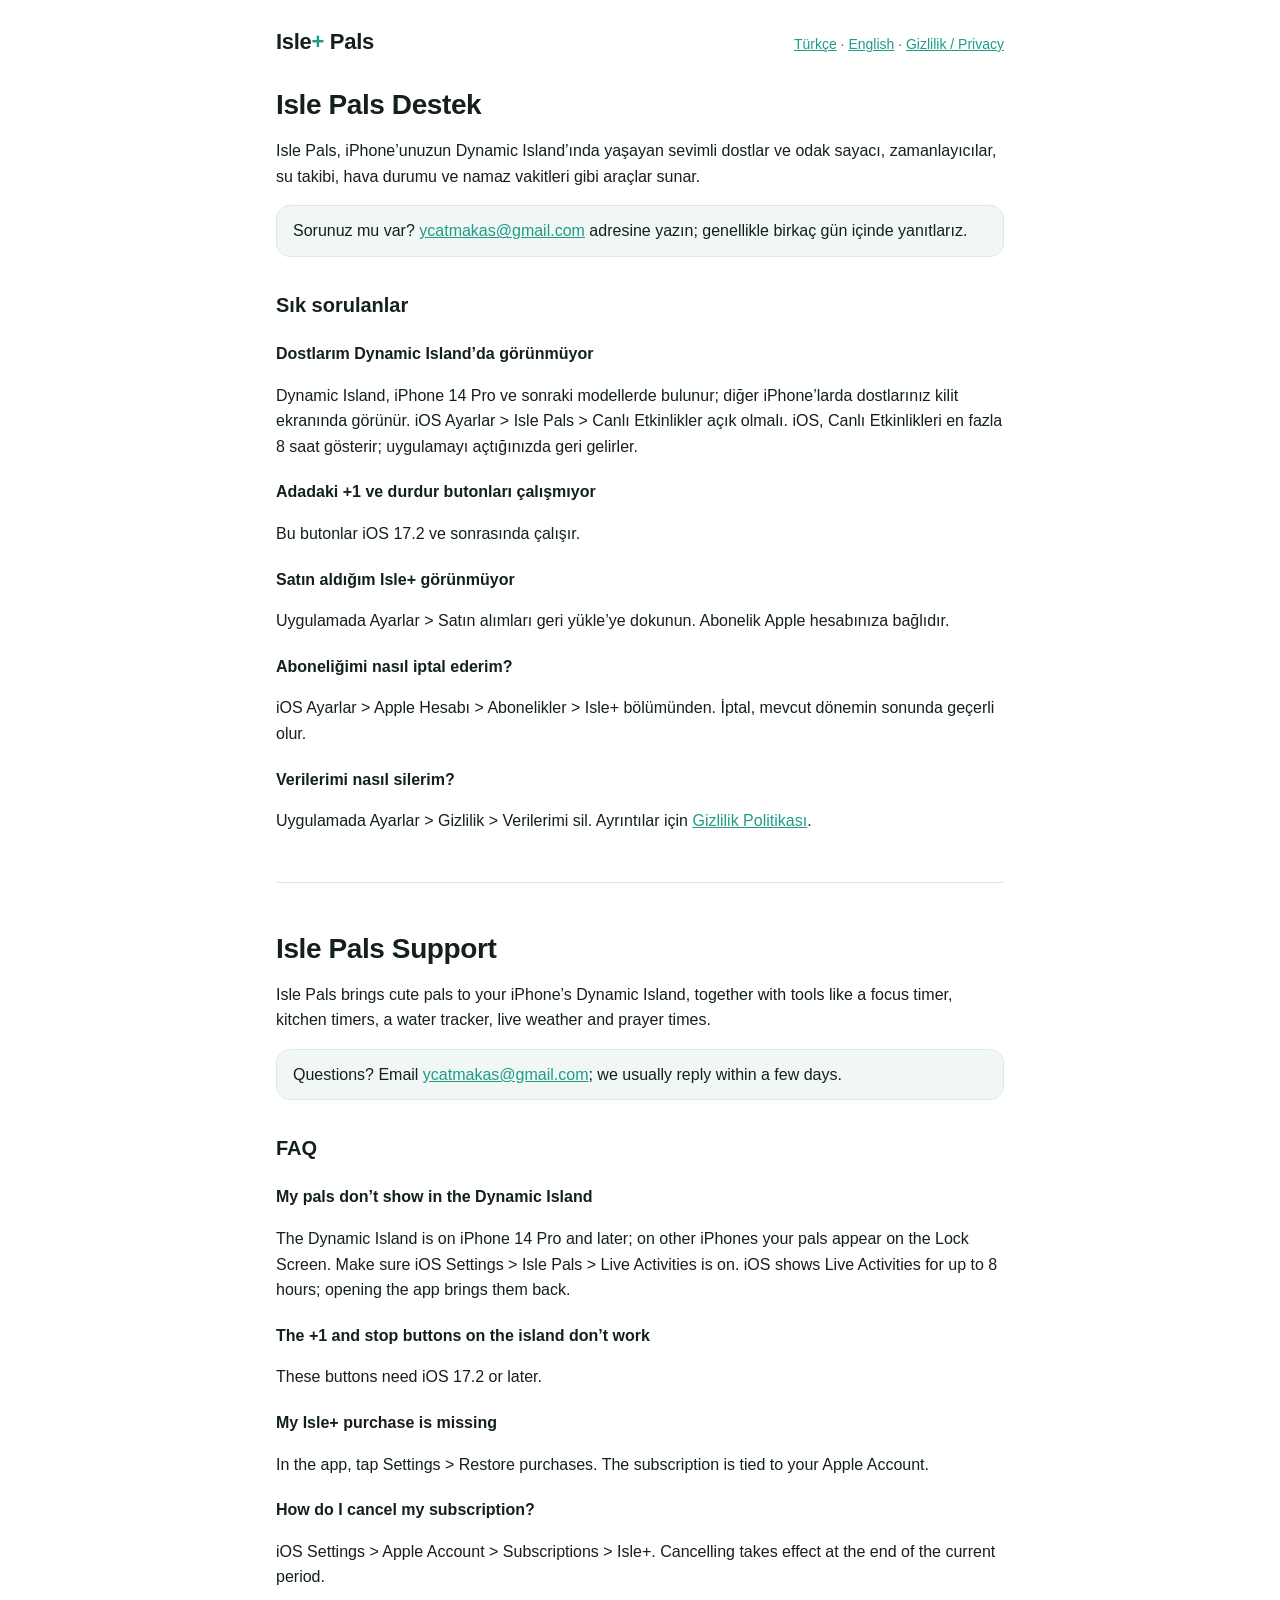
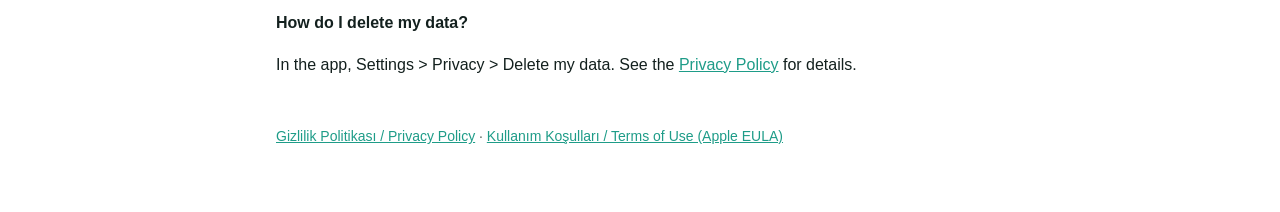
<file: index.html>
<!doctype html>
<html lang="tr">
<head>
<meta charset="utf-8">
<meta name="viewport" content="width=device-width, initial-scale=1">
<title>Isle Pals · Destek / Support</title>
<meta name="description" content="Isle Pals destek sayfası: Dynamic Island'da yaşayan dostlar ve araçlar. Isle Pals support.">
<link rel="stylesheet" href="style.css">
</head>
<body>
<main>
  <header>
    <a class="brand" href="./">Isle<span>+</span> Pals</a>
    <nav class="lang"><a href="#tr">Türkçe</a> · <a href="#en">English</a> · <a href="privacy.html">Gizlilik / Privacy</a></nav>
  </header>

  <article id="tr" lang="tr">
    <h1>Isle Pals Destek</h1>
    <p>Isle Pals, iPhone’unuzun Dynamic Island’ında yaşayan sevimli dostlar ve odak sayacı, zamanlayıcılar, su takibi, hava durumu ve namaz vakitleri gibi araçlar sunar.</p>
    <p class="contact">Sorunuz mu var? <a href="mailto:ycatmakas@gmail.com">ycatmakas@gmail.com</a> adresine yazın; genellikle birkaç gün içinde yanıtlarız.</p>

    <h2>Sık sorulanlar</h2>
    <h3>Dostlarım Dynamic Island’da görünmüyor</h3>
    <p>Dynamic Island, iPhone 14 Pro ve sonraki modellerde bulunur; diğer iPhone’larda dostlarınız kilit ekranında görünür. iOS Ayarlar &gt; Isle Pals &gt; Canlı Etkinlikler açık olmalı. iOS, Canlı Etkinlikleri en fazla 8 saat gösterir; uygulamayı açtığınızda geri gelirler.</p>
    <h3>Adadaki +1 ve durdur butonları çalışmıyor</h3>
    <p>Bu butonlar iOS 17.2 ve sonrasında çalışır.</p>
    <h3>Satın aldığım Isle+ görünmüyor</h3>
    <p>Uygulamada Ayarlar &gt; Satın alımları geri yükle’ye dokunun. Abonelik Apple hesabınıza bağlıdır.</p>
    <h3>Aboneliğimi nasıl iptal ederim?</h3>
    <p>iOS Ayarlar &gt; Apple Hesabı &gt; Abonelikler &gt; Isle+ bölümünden. İptal, mevcut dönemin sonunda geçerli olur.</p>
    <h3>Verilerimi nasıl silerim?</h3>
    <p>Uygulamada Ayarlar &gt; Gizlilik &gt; Verilerimi sil. Ayrıntılar için <a href="privacy.html">Gizlilik Politikası</a>.</p>
  </article>

  <hr>

  <article id="en" lang="en">
    <h1>Isle Pals Support</h1>
    <p>Isle Pals brings cute pals to your iPhone’s Dynamic Island, together with tools like a focus timer, kitchen timers, a water tracker, live weather and prayer times.</p>
    <p class="contact">Questions? Email <a href="mailto:ycatmakas@gmail.com">ycatmakas@gmail.com</a>; we usually reply within a few days.</p>

    <h2>FAQ</h2>
    <h3>My pals don’t show in the Dynamic Island</h3>
    <p>The Dynamic Island is on iPhone 14 Pro and later; on other iPhones your pals appear on the Lock Screen. Make sure iOS Settings &gt; Isle Pals &gt; Live Activities is on. iOS shows Live Activities for up to 8 hours; opening the app brings them back.</p>
    <h3>The +1 and stop buttons on the island don’t work</h3>
    <p>These buttons need iOS 17.2 or later.</p>
    <h3>My Isle+ purchase is missing</h3>
    <p>In the app, tap Settings &gt; Restore purchases. The subscription is tied to your Apple Account.</p>
    <h3>How do I cancel my subscription?</h3>
    <p>iOS Settings &gt; Apple Account &gt; Subscriptions &gt; Isle+. Cancelling takes effect at the end of the current period.</p>
    <h3>How do I delete my data?</h3>
    <p>In the app, Settings &gt; Privacy &gt; Delete my data. See the <a href="privacy.html">Privacy Policy</a> for details.</p>
  </article>

  <footer><a href="privacy.html">Gizlilik Politikası / Privacy Policy</a> · <a href="https://www.apple.com/legal/internet-services/itunes/dev/stdeula/" rel="noopener">Kullanım Koşulları / Terms of Use (Apple EULA)</a></footer>
</main>
</body>
</html>
</file>
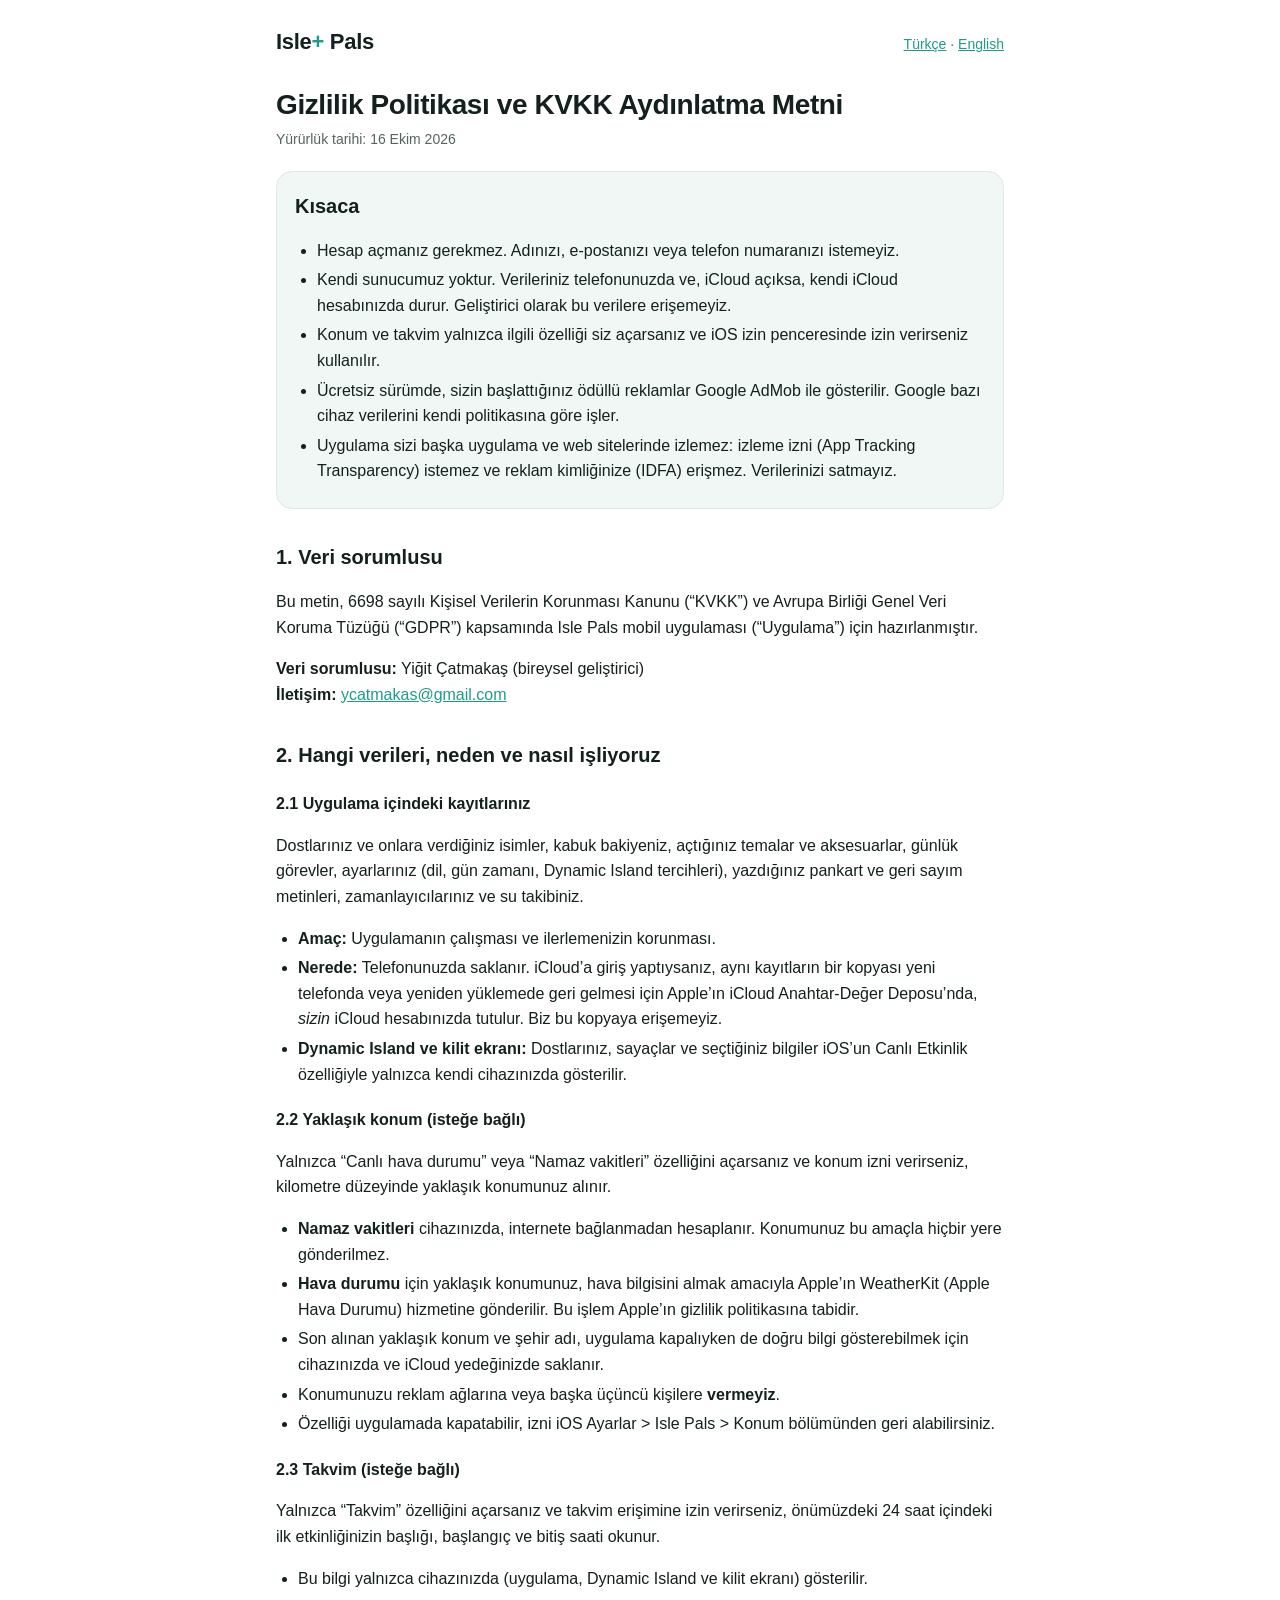
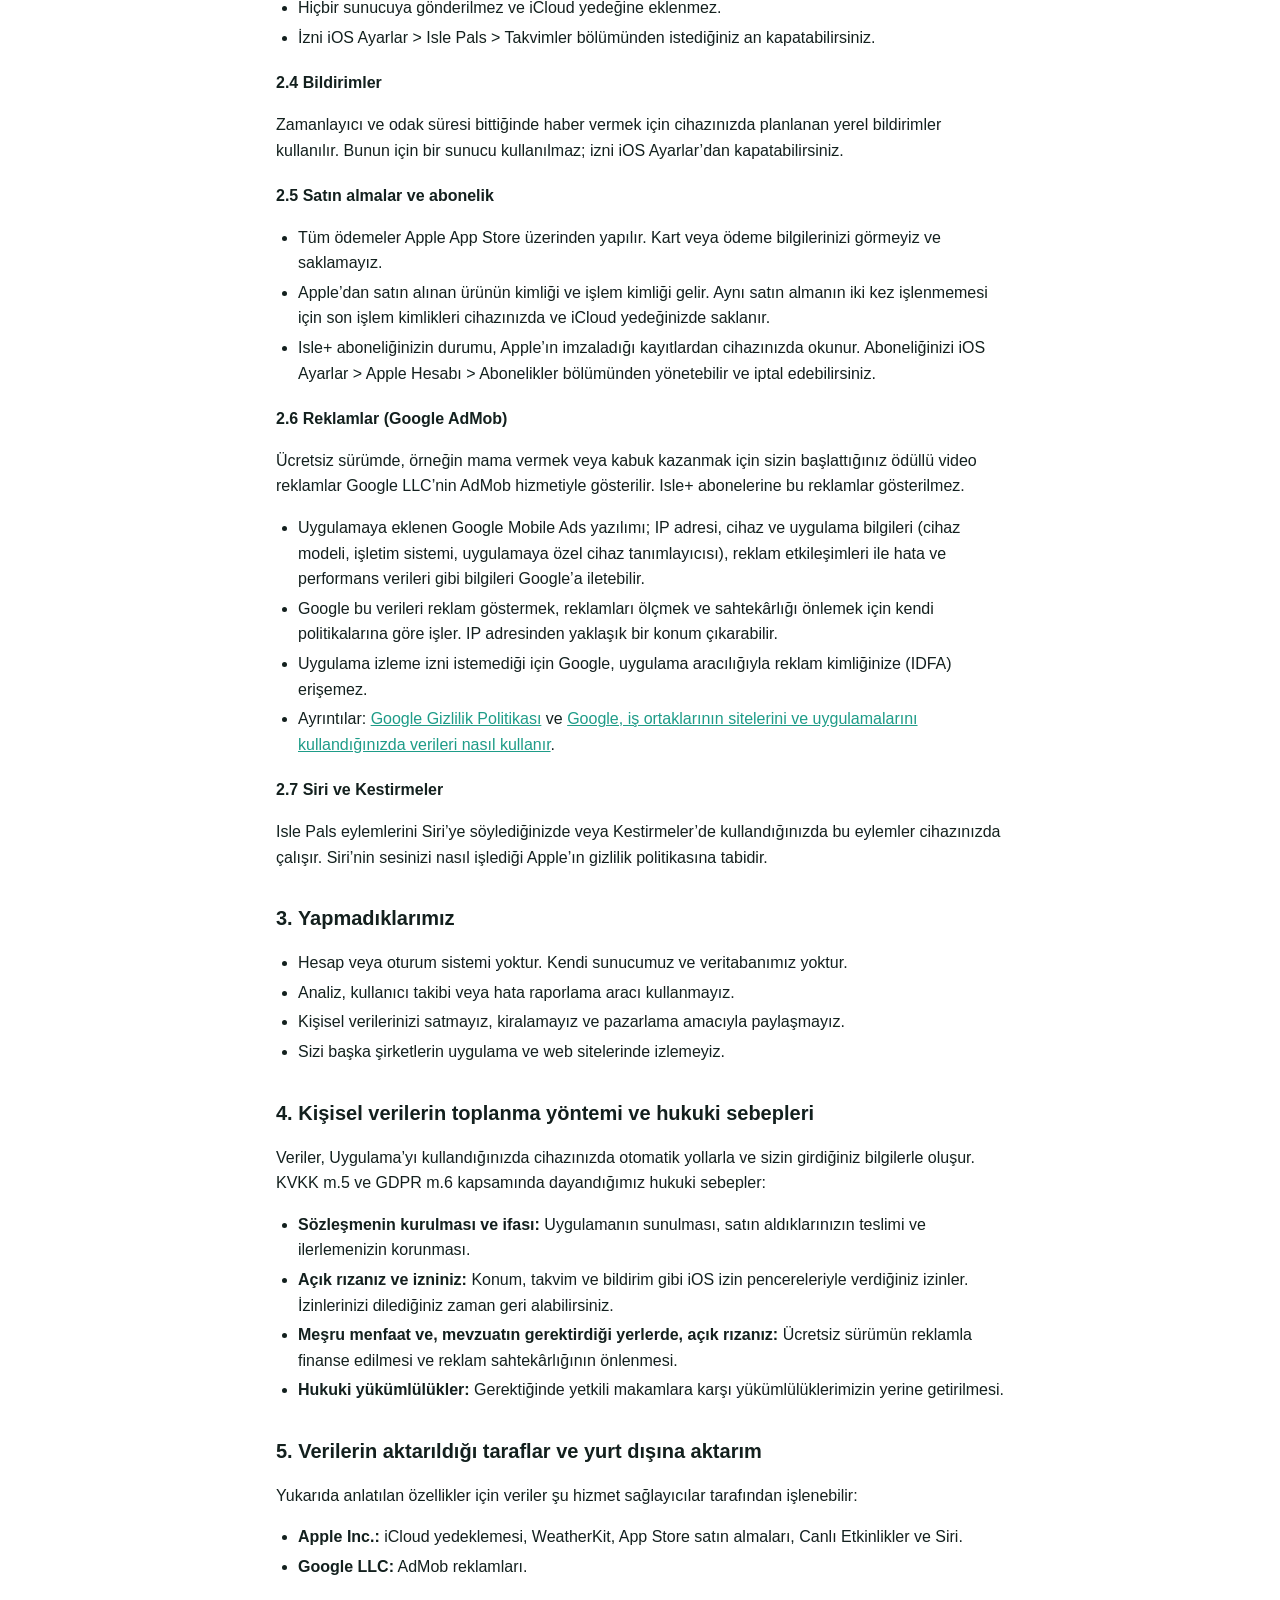
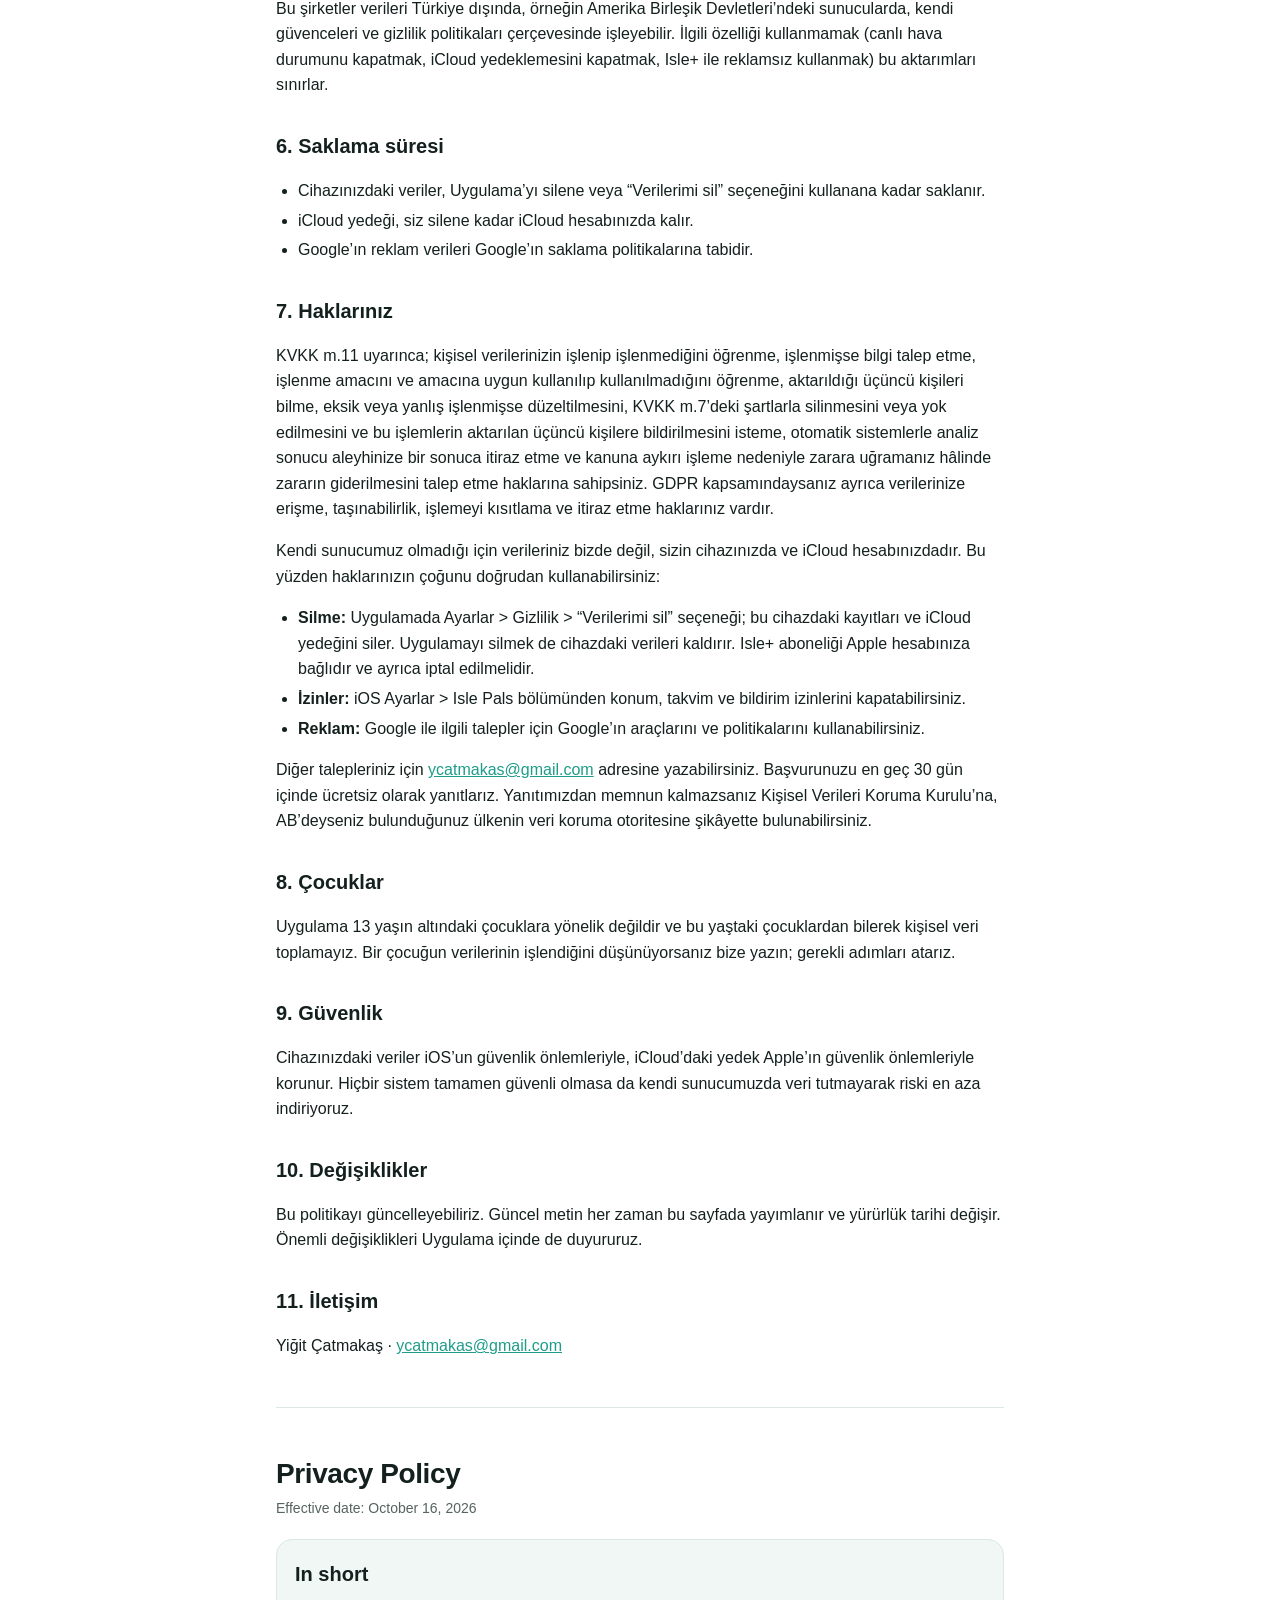
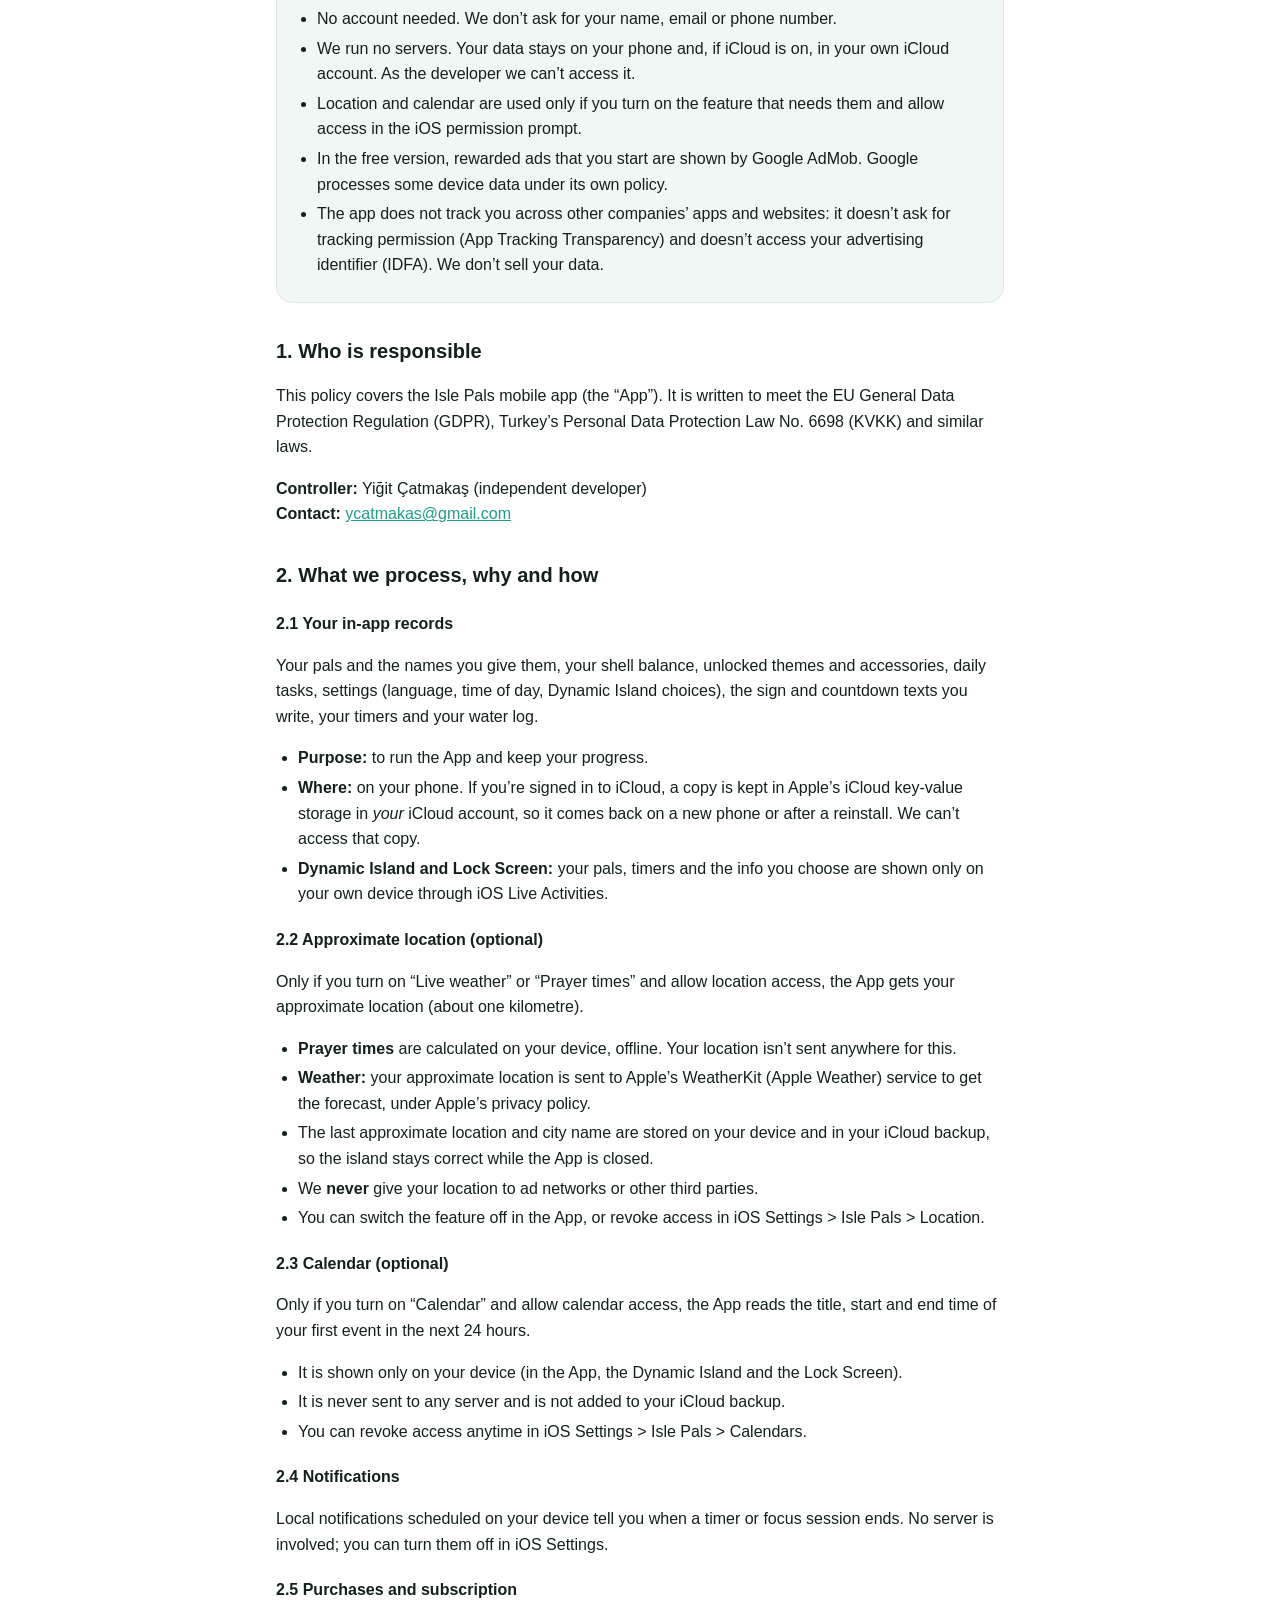
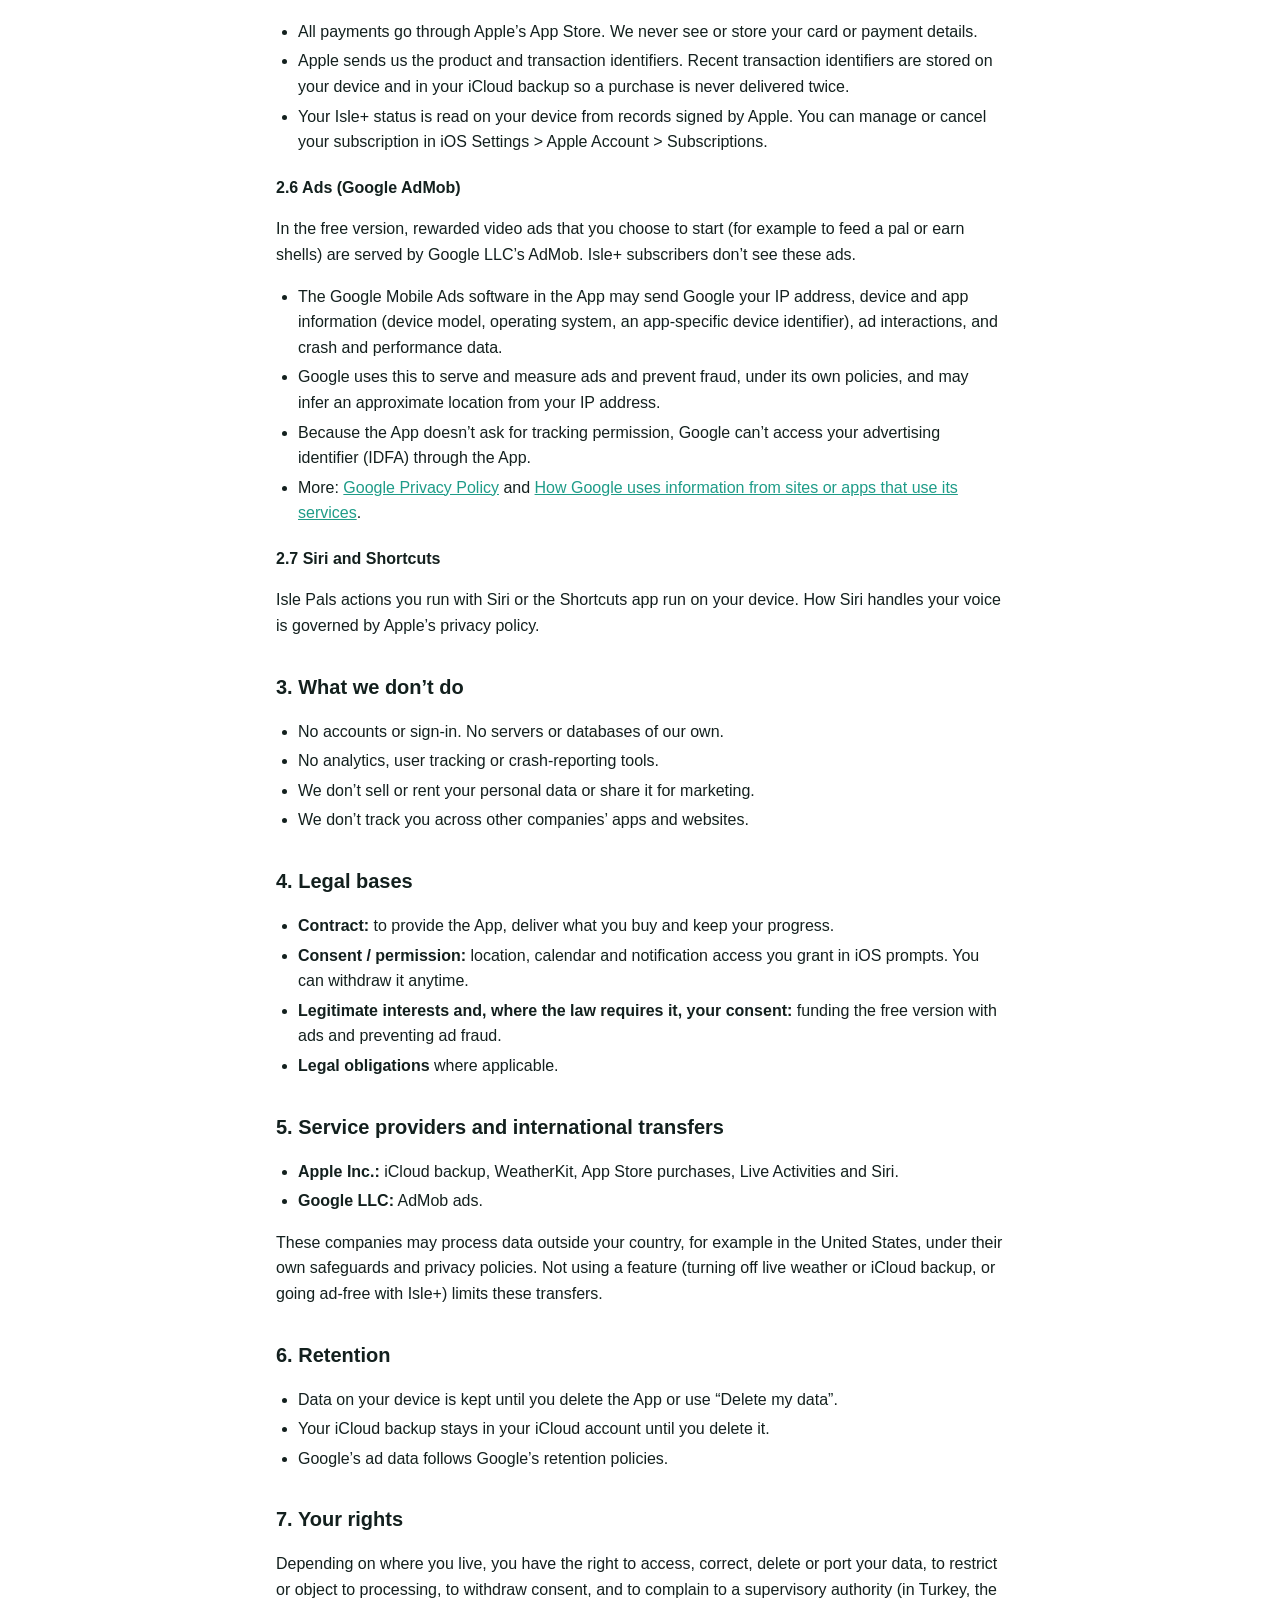
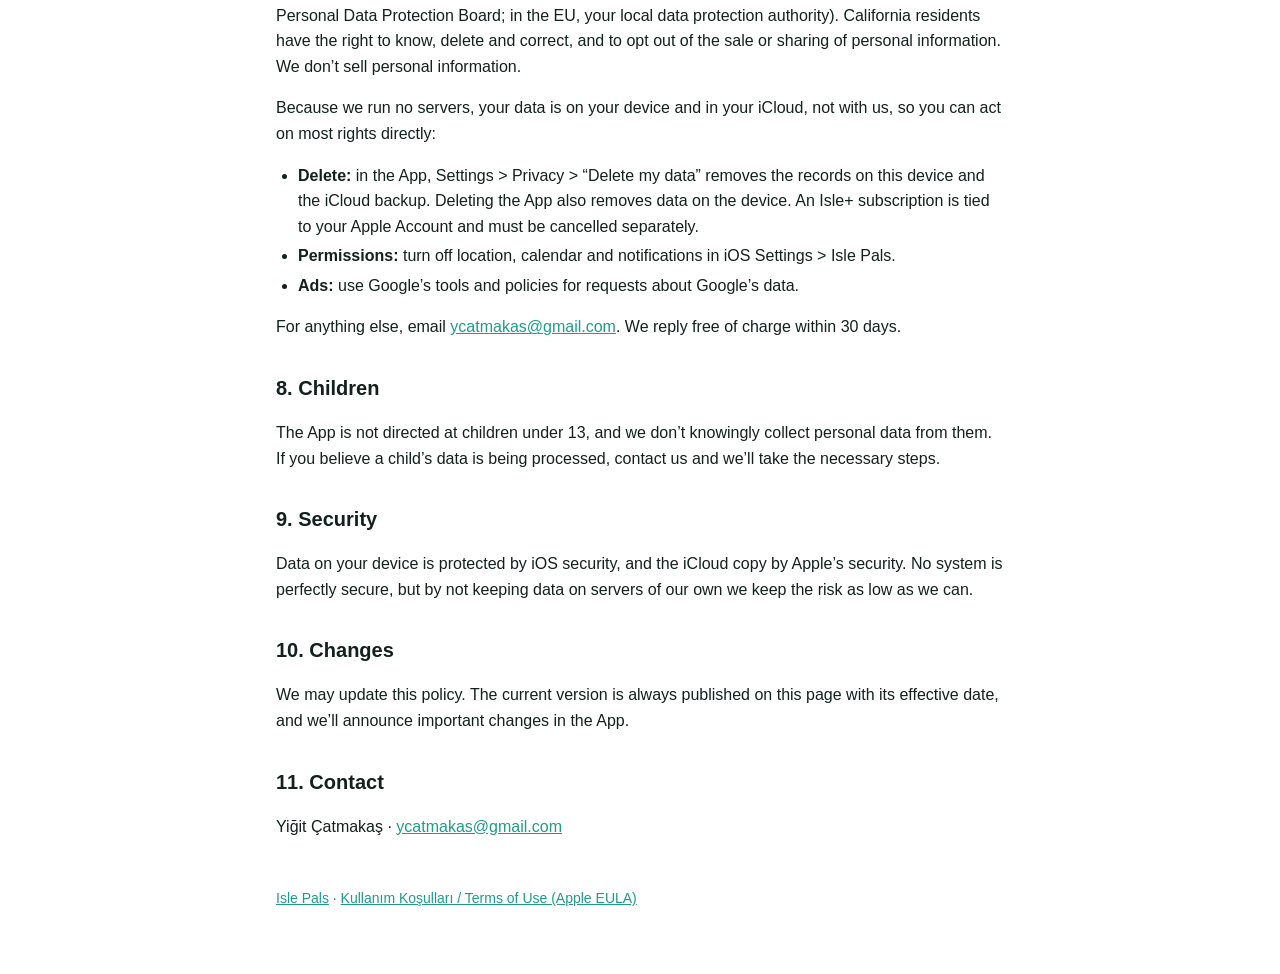
<file: privacy.html>
<!doctype html>
<html lang="tr">
<head>
<meta charset="utf-8">
<meta name="viewport" content="width=device-width, initial-scale=1">
<title>Isle Pals · Gizlilik Politikası / Privacy Policy</title>
<meta name="description" content="Isle Pals gizlilik politikası ve KVKK aydınlatma metni. Isle Pals privacy policy.">
<link rel="stylesheet" href="style.css">
</head>
<body>
<main>
  <header>
    <a class="brand" href="./">Isle<span>+</span> Pals</a>
    <nav class="lang"><a href="#tr">Türkçe</a> · <a href="#en">English</a></nav>
  </header>

  <!-- ============================== TÜRKÇE ============================== -->
  <article id="tr" lang="tr">
    <h1>Gizlilik Politikası ve KVKK Aydınlatma Metni</h1>
    <p class="meta">Yürürlük tarihi: 16 Ekim 2026</p>

    <section class="summary">
      <h2>Kısaca</h2>
      <ul>
        <li>Hesap açmanız gerekmez. Adınızı, e-postanızı veya telefon numaranızı istemeyiz.</li>
        <li>Kendi sunucumuz yoktur. Verileriniz telefonunuzda ve, iCloud açıksa, kendi iCloud hesabınızda durur. Geliştirici olarak bu verilere erişemeyiz.</li>
        <li>Konum ve takvim yalnızca ilgili özelliği siz açarsanız ve iOS izin penceresinde izin verirseniz kullanılır.</li>
        <li>Ücretsiz sürümde, sizin başlattığınız ödüllü reklamlar Google AdMob ile gösterilir. Google bazı cihaz verilerini kendi politikasına göre işler.</li>
        <li>Uygulama sizi başka uygulama ve web sitelerinde izlemez: izleme izni (App Tracking Transparency) istemez ve reklam kimliğinize (IDFA) erişmez. Verilerinizi satmayız.</li>
      </ul>
    </section>

    <h2>1. Veri sorumlusu</h2>
    <p>Bu metin, 6698 sayılı Kişisel Verilerin Korunması Kanunu (“KVKK”) ve Avrupa Birliği Genel Veri Koruma Tüzüğü (“GDPR”) kapsamında Isle Pals mobil uygulaması (“Uygulama”) için hazırlanmıştır.</p>
    <p><strong>Veri sorumlusu:</strong> Yiğit Çatmakaş (bireysel geliştirici)<br>
    <strong>İletişim:</strong> <a href="mailto:ycatmakas@gmail.com">ycatmakas@gmail.com</a></p>

    <h2>2. Hangi verileri, neden ve nasıl işliyoruz</h2>

    <h3>2.1 Uygulama içindeki kayıtlarınız</h3>
    <p>Dostlarınız ve onlara verdiğiniz isimler, kabuk bakiyeniz, açtığınız temalar ve aksesuarlar, günlük görevler, ayarlarınız (dil, gün zamanı, Dynamic Island tercihleri), yazdığınız pankart ve geri sayım metinleri, zamanlayıcılarınız ve su takibiniz.</p>
    <ul>
      <li><strong>Amaç:</strong> Uygulamanın çalışması ve ilerlemenizin korunması.</li>
      <li><strong>Nerede:</strong> Telefonunuzda saklanır. iCloud’a giriş yaptıysanız, aynı kayıtların bir kopyası yeni telefonda veya yeniden yüklemede geri gelmesi için Apple’ın iCloud Anahtar-Değer Deposu’nda, <em>sizin</em> iCloud hesabınızda tutulur. Biz bu kopyaya erişemeyiz.</li>
      <li><strong>Dynamic Island ve kilit ekranı:</strong> Dostlarınız, sayaçlar ve seçtiğiniz bilgiler iOS’un Canlı Etkinlik özelliğiyle yalnızca kendi cihazınızda gösterilir.</li>
    </ul>

    <h3>2.2 Yaklaşık konum (isteğe bağlı)</h3>
    <p>Yalnızca “Canlı hava durumu” veya “Namaz vakitleri” özelliğini açarsanız ve konum izni verirseniz, kilometre düzeyinde yaklaşık konumunuz alınır.</p>
    <ul>
      <li><strong>Namaz vakitleri</strong> cihazınızda, internete bağlanmadan hesaplanır. Konumunuz bu amaçla hiçbir yere gönderilmez.</li>
      <li><strong>Hava durumu</strong> için yaklaşık konumunuz, hava bilgisini almak amacıyla Apple’ın WeatherKit (Apple Hava Durumu) hizmetine gönderilir. Bu işlem Apple’ın gizlilik politikasına tabidir.</li>
      <li>Son alınan yaklaşık konum ve şehir adı, uygulama kapalıyken de doğru bilgi gösterebilmek için cihazınızda ve iCloud yedeğinizde saklanır.</li>
      <li>Konumunuzu reklam ağlarına veya başka üçüncü kişilere <strong>vermeyiz</strong>.</li>
      <li>Özelliği uygulamada kapatabilir, izni iOS Ayarlar &gt; Isle Pals &gt; Konum bölümünden geri alabilirsiniz.</li>
    </ul>

    <h3>2.3 Takvim (isteğe bağlı)</h3>
    <p>Yalnızca “Takvim” özelliğini açarsanız ve takvim erişimine izin verirseniz, önümüzdeki 24 saat içindeki ilk etkinliğinizin başlığı, başlangıç ve bitiş saati okunur.</p>
    <ul>
      <li>Bu bilgi yalnızca cihazınızda (uygulama, Dynamic Island ve kilit ekranı) gösterilir.</li>
      <li>Hiçbir sunucuya gönderilmez ve iCloud yedeğine eklenmez.</li>
      <li>İzni iOS Ayarlar &gt; Isle Pals &gt; Takvimler bölümünden istediğiniz an kapatabilirsiniz.</li>
    </ul>

    <h3>2.4 Bildirimler</h3>
    <p>Zamanlayıcı ve odak süresi bittiğinde haber vermek için cihazınızda planlanan yerel bildirimler kullanılır. Bunun için bir sunucu kullanılmaz; izni iOS Ayarlar’dan kapatabilirsiniz.</p>

    <h3>2.5 Satın almalar ve abonelik</h3>
    <ul>
      <li>Tüm ödemeler Apple App Store üzerinden yapılır. Kart veya ödeme bilgilerinizi görmeyiz ve saklamayız.</li>
      <li>Apple’dan satın alınan ürünün kimliği ve işlem kimliği gelir. Aynı satın almanın iki kez işlenmemesi için son işlem kimlikleri cihazınızda ve iCloud yedeğinizde saklanır.</li>
      <li>Isle+ aboneliğinizin durumu, Apple’ın imzaladığı kayıtlardan cihazınızda okunur. Aboneliğinizi iOS Ayarlar &gt; Apple Hesabı &gt; Abonelikler bölümünden yönetebilir ve iptal edebilirsiniz.</li>
    </ul>

    <h3>2.6 Reklamlar (Google AdMob)</h3>
    <p>Ücretsiz sürümde, örneğin mama vermek veya kabuk kazanmak için sizin başlattığınız ödüllü video reklamlar Google LLC’nin AdMob hizmetiyle gösterilir. Isle+ abonelerine bu reklamlar gösterilmez.</p>
    <ul>
      <li>Uygulamaya eklenen Google Mobile Ads yazılımı; IP adresi, cihaz ve uygulama bilgileri (cihaz modeli, işletim sistemi, uygulamaya özel cihaz tanımlayıcısı), reklam etkileşimleri ile hata ve performans verileri gibi bilgileri Google’a iletebilir.</li>
      <li>Google bu verileri reklam göstermek, reklamları ölçmek ve sahtekârlığı önlemek için kendi politikalarına göre işler. IP adresinden yaklaşık bir konum çıkarabilir.</li>
      <li>Uygulama izleme izni istemediği için Google, uygulama aracılığıyla reklam kimliğinize (IDFA) erişemez.</li>
      <li>Ayrıntılar: <a href="https://policies.google.com/privacy" rel="noopener">Google Gizlilik Politikası</a> ve <a href="https://policies.google.com/technologies/partner-sites" rel="noopener">Google, iş ortaklarının sitelerini ve uygulamalarını kullandığınızda verileri nasıl kullanır</a>.</li>
    </ul>

    <h3>2.7 Siri ve Kestirmeler</h3>
    <p>Isle Pals eylemlerini Siri’ye söylediğinizde veya Kestirmeler’de kullandığınızda bu eylemler cihazınızda çalışır. Siri’nin sesinizi nasıl işlediği Apple’ın gizlilik politikasına tabidir.</p>

    <h2>3. Yapmadıklarımız</h2>
    <ul>
      <li>Hesap veya oturum sistemi yoktur. Kendi sunucumuz ve veritabanımız yoktur.</li>
      <li>Analiz, kullanıcı takibi veya hata raporlama aracı kullanmayız.</li>
      <li>Kişisel verilerinizi satmayız, kiralamayız ve pazarlama amacıyla paylaşmayız.</li>
      <li>Sizi başka şirketlerin uygulama ve web sitelerinde izlemeyiz.</li>
    </ul>

    <h2>4. Kişisel verilerin toplanma yöntemi ve hukuki sebepleri</h2>
    <p>Veriler, Uygulama’yı kullandığınızda cihazınızda otomatik yollarla ve sizin girdiğiniz bilgilerle oluşur. KVKK m.5 ve GDPR m.6 kapsamında dayandığımız hukuki sebepler:</p>
    <ul>
      <li><strong>Sözleşmenin kurulması ve ifası:</strong> Uygulamanın sunulması, satın aldıklarınızın teslimi ve ilerlemenizin korunması.</li>
      <li><strong>Açık rızanız ve izniniz:</strong> Konum, takvim ve bildirim gibi iOS izin pencereleriyle verdiğiniz izinler. İzinlerinizi dilediğiniz zaman geri alabilirsiniz.</li>
      <li><strong>Meşru menfaat ve, mevzuatın gerektirdiği yerlerde, açık rızanız:</strong> Ücretsiz sürümün reklamla finanse edilmesi ve reklam sahtekârlığının önlenmesi.</li>
      <li><strong>Hukuki yükümlülükler:</strong> Gerektiğinde yetkili makamlara karşı yükümlülüklerimizin yerine getirilmesi.</li>
    </ul>

    <h2>5. Verilerin aktarıldığı taraflar ve yurt dışına aktarım</h2>
    <p>Yukarıda anlatılan özellikler için veriler şu hizmet sağlayıcılar tarafından işlenebilir:</p>
    <ul>
      <li><strong>Apple Inc.:</strong> iCloud yedeklemesi, WeatherKit, App Store satın almaları, Canlı Etkinlikler ve Siri.</li>
      <li><strong>Google LLC:</strong> AdMob reklamları.</li>
    </ul>
    <p>Bu şirketler verileri Türkiye dışında, örneğin Amerika Birleşik Devletleri’ndeki sunucularda, kendi güvenceleri ve gizlilik politikaları çerçevesinde işleyebilir. İlgili özelliği kullanmamak (canlı hava durumunu kapatmak, iCloud yedeklemesini kapatmak, Isle+ ile reklamsız kullanmak) bu aktarımları sınırlar.</p>

    <h2>6. Saklama süresi</h2>
    <ul>
      <li>Cihazınızdaki veriler, Uygulama’yı silene veya “Verilerimi sil” seçeneğini kullanana kadar saklanır.</li>
      <li>iCloud yedeği, siz silene kadar iCloud hesabınızda kalır.</li>
      <li>Google’ın reklam verileri Google’ın saklama politikalarına tabidir.</li>
    </ul>

    <h2>7. Haklarınız</h2>
    <p>KVKK m.11 uyarınca; kişisel verilerinizin işlenip işlenmediğini öğrenme, işlenmişse bilgi talep etme, işlenme amacını ve amacına uygun kullanılıp kullanılmadığını öğrenme, aktarıldığı üçüncü kişileri bilme, eksik veya yanlış işlenmişse düzeltilmesini, KVKK m.7’deki şartlarla silinmesini veya yok edilmesini ve bu işlemlerin aktarılan üçüncü kişilere bildirilmesini isteme, otomatik sistemlerle analiz sonucu aleyhinize bir sonuca itiraz etme ve kanuna aykırı işleme nedeniyle zarara uğramanız hâlinde zararın giderilmesini talep etme haklarına sahipsiniz. GDPR kapsamındaysanız ayrıca verilerinize erişme, taşınabilirlik, işlemeyi kısıtlama ve itiraz etme haklarınız vardır.</p>
    <p>Kendi sunucumuz olmadığı için verileriniz bizde değil, sizin cihazınızda ve iCloud hesabınızdadır. Bu yüzden haklarınızın çoğunu doğrudan kullanabilirsiniz:</p>
    <ul>
      <li><strong>Silme:</strong> Uygulamada Ayarlar &gt; Gizlilik &gt; “Verilerimi sil” seçeneği; bu cihazdaki kayıtları ve iCloud yedeğini siler. Uygulamayı silmek de cihazdaki verileri kaldırır. Isle+ aboneliği Apple hesabınıza bağlıdır ve ayrıca iptal edilmelidir.</li>
      <li><strong>İzinler:</strong> iOS Ayarlar &gt; Isle Pals bölümünden konum, takvim ve bildirim izinlerini kapatabilirsiniz.</li>
      <li><strong>Reklam:</strong> Google ile ilgili talepler için Google’ın araçlarını ve politikalarını kullanabilirsiniz.</li>
    </ul>
    <p>Diğer talepleriniz için <a href="mailto:ycatmakas@gmail.com">ycatmakas@gmail.com</a> adresine yazabilirsiniz. Başvurunuzu en geç 30 gün içinde ücretsiz olarak yanıtlarız. Yanıtımızdan memnun kalmazsanız Kişisel Verileri Koruma Kurulu’na, AB’deyseniz bulunduğunuz ülkenin veri koruma otoritesine şikâyette bulunabilirsiniz.</p>

    <h2>8. Çocuklar</h2>
    <p>Uygulama 13 yaşın altındaki çocuklara yönelik değildir ve bu yaştaki çocuklardan bilerek kişisel veri toplamayız. Bir çocuğun verilerinin işlendiğini düşünüyorsanız bize yazın; gerekli adımları atarız.</p>

    <h2>9. Güvenlik</h2>
    <p>Cihazınızdaki veriler iOS’un güvenlik önlemleriyle, iCloud’daki yedek Apple’ın güvenlik önlemleriyle korunur. Hiçbir sistem tamamen güvenli olmasa da kendi sunucumuzda veri tutmayarak riski en aza indiriyoruz.</p>

    <h2>10. Değişiklikler</h2>
    <p>Bu politikayı güncelleyebiliriz. Güncel metin her zaman bu sayfada yayımlanır ve yürürlük tarihi değişir. Önemli değişiklikleri Uygulama içinde de duyururuz.</p>

    <h2>11. İletişim</h2>
    <p>Yiğit Çatmakaş · <a href="mailto:ycatmakas@gmail.com">ycatmakas@gmail.com</a></p>
  </article>

  <hr>

  <!-- ============================== ENGLISH ============================== -->
  <article id="en" lang="en">
    <h1>Privacy Policy</h1>
    <p class="meta">Effective date: October 16, 2026</p>

    <section class="summary">
      <h2>In short</h2>
      <ul>
        <li>No account needed. We don’t ask for your name, email or phone number.</li>
        <li>We run no servers. Your data stays on your phone and, if iCloud is on, in your own iCloud account. As the developer we can’t access it.</li>
        <li>Location and calendar are used only if you turn on the feature that needs them and allow access in the iOS permission prompt.</li>
        <li>In the free version, rewarded ads that you start are shown by Google AdMob. Google processes some device data under its own policy.</li>
        <li>The app does not track you across other companies’ apps and websites: it doesn’t ask for tracking permission (App Tracking Transparency) and doesn’t access your advertising identifier (IDFA). We don’t sell your data.</li>
      </ul>
    </section>

    <h2>1. Who is responsible</h2>
    <p>This policy covers the Isle Pals mobile app (the “App”). It is written to meet the EU General Data Protection Regulation (GDPR), Turkey’s Personal Data Protection Law No. 6698 (KVKK) and similar laws.</p>
    <p><strong>Controller:</strong> Yiğit Çatmakaş (independent developer)<br>
    <strong>Contact:</strong> <a href="mailto:ycatmakas@gmail.com">ycatmakas@gmail.com</a></p>

    <h2>2. What we process, why and how</h2>

    <h3>2.1 Your in-app records</h3>
    <p>Your pals and the names you give them, your shell balance, unlocked themes and accessories, daily tasks, settings (language, time of day, Dynamic Island choices), the sign and countdown texts you write, your timers and your water log.</p>
    <ul>
      <li><strong>Purpose:</strong> to run the App and keep your progress.</li>
      <li><strong>Where:</strong> on your phone. If you’re signed in to iCloud, a copy is kept in Apple’s iCloud key-value storage in <em>your</em> iCloud account, so it comes back on a new phone or after a reinstall. We can’t access that copy.</li>
      <li><strong>Dynamic Island and Lock Screen:</strong> your pals, timers and the info you choose are shown only on your own device through iOS Live Activities.</li>
    </ul>

    <h3>2.2 Approximate location (optional)</h3>
    <p>Only if you turn on “Live weather” or “Prayer times” and allow location access, the App gets your approximate location (about one kilometre).</p>
    <ul>
      <li><strong>Prayer times</strong> are calculated on your device, offline. Your location isn’t sent anywhere for this.</li>
      <li><strong>Weather:</strong> your approximate location is sent to Apple’s WeatherKit (Apple Weather) service to get the forecast, under Apple’s privacy policy.</li>
      <li>The last approximate location and city name are stored on your device and in your iCloud backup, so the island stays correct while the App is closed.</li>
      <li>We <strong>never</strong> give your location to ad networks or other third parties.</li>
      <li>You can switch the feature off in the App, or revoke access in iOS Settings &gt; Isle Pals &gt; Location.</li>
    </ul>

    <h3>2.3 Calendar (optional)</h3>
    <p>Only if you turn on “Calendar” and allow calendar access, the App reads the title, start and end time of your first event in the next 24 hours.</p>
    <ul>
      <li>It is shown only on your device (in the App, the Dynamic Island and the Lock Screen).</li>
      <li>It is never sent to any server and is not added to your iCloud backup.</li>
      <li>You can revoke access anytime in iOS Settings &gt; Isle Pals &gt; Calendars.</li>
    </ul>

    <h3>2.4 Notifications</h3>
    <p>Local notifications scheduled on your device tell you when a timer or focus session ends. No server is involved; you can turn them off in iOS Settings.</p>

    <h3>2.5 Purchases and subscription</h3>
    <ul>
      <li>All payments go through Apple’s App Store. We never see or store your card or payment details.</li>
      <li>Apple sends us the product and transaction identifiers. Recent transaction identifiers are stored on your device and in your iCloud backup so a purchase is never delivered twice.</li>
      <li>Your Isle+ status is read on your device from records signed by Apple. You can manage or cancel your subscription in iOS Settings &gt; Apple Account &gt; Subscriptions.</li>
    </ul>

    <h3>2.6 Ads (Google AdMob)</h3>
    <p>In the free version, rewarded video ads that you choose to start (for example to feed a pal or earn shells) are served by Google LLC’s AdMob. Isle+ subscribers don’t see these ads.</p>
    <ul>
      <li>The Google Mobile Ads software in the App may send Google your IP address, device and app information (device model, operating system, an app-specific device identifier), ad interactions, and crash and performance data.</li>
      <li>Google uses this to serve and measure ads and prevent fraud, under its own policies, and may infer an approximate location from your IP address.</li>
      <li>Because the App doesn’t ask for tracking permission, Google can’t access your advertising identifier (IDFA) through the App.</li>
      <li>More: <a href="https://policies.google.com/privacy" rel="noopener">Google Privacy Policy</a> and <a href="https://policies.google.com/technologies/partner-sites" rel="noopener">How Google uses information from sites or apps that use its services</a>.</li>
    </ul>

    <h3>2.7 Siri and Shortcuts</h3>
    <p>Isle Pals actions you run with Siri or the Shortcuts app run on your device. How Siri handles your voice is governed by Apple’s privacy policy.</p>

    <h2>3. What we don’t do</h2>
    <ul>
      <li>No accounts or sign-in. No servers or databases of our own.</li>
      <li>No analytics, user tracking or crash-reporting tools.</li>
      <li>We don’t sell or rent your personal data or share it for marketing.</li>
      <li>We don’t track you across other companies’ apps and websites.</li>
    </ul>

    <h2>4. Legal bases</h2>
    <ul>
      <li><strong>Contract:</strong> to provide the App, deliver what you buy and keep your progress.</li>
      <li><strong>Consent / permission:</strong> location, calendar and notification access you grant in iOS prompts. You can withdraw it anytime.</li>
      <li><strong>Legitimate interests and, where the law requires it, your consent:</strong> funding the free version with ads and preventing ad fraud.</li>
      <li><strong>Legal obligations</strong> where applicable.</li>
    </ul>

    <h2>5. Service providers and international transfers</h2>
    <ul>
      <li><strong>Apple Inc.:</strong> iCloud backup, WeatherKit, App Store purchases, Live Activities and Siri.</li>
      <li><strong>Google LLC:</strong> AdMob ads.</li>
    </ul>
    <p>These companies may process data outside your country, for example in the United States, under their own safeguards and privacy policies. Not using a feature (turning off live weather or iCloud backup, or going ad-free with Isle+) limits these transfers.</p>

    <h2>6. Retention</h2>
    <ul>
      <li>Data on your device is kept until you delete the App or use “Delete my data”.</li>
      <li>Your iCloud backup stays in your iCloud account until you delete it.</li>
      <li>Google’s ad data follows Google’s retention policies.</li>
    </ul>

    <h2>7. Your rights</h2>
    <p>Depending on where you live, you have the right to access, correct, delete or port your data, to restrict or object to processing, to withdraw consent, and to complain to a supervisory authority (in Turkey, the Personal Data Protection Board; in the EU, your local data protection authority). California residents have the right to know, delete and correct, and to opt out of the sale or sharing of personal information. We don’t sell personal information.</p>
    <p>Because we run no servers, your data is on your device and in your iCloud, not with us, so you can act on most rights directly:</p>
    <ul>
      <li><strong>Delete:</strong> in the App, Settings &gt; Privacy &gt; “Delete my data” removes the records on this device and the iCloud backup. Deleting the App also removes data on the device. An Isle+ subscription is tied to your Apple Account and must be cancelled separately.</li>
      <li><strong>Permissions:</strong> turn off location, calendar and notifications in iOS Settings &gt; Isle Pals.</li>
      <li><strong>Ads:</strong> use Google’s tools and policies for requests about Google’s data.</li>
    </ul>
    <p>For anything else, email <a href="mailto:ycatmakas@gmail.com">ycatmakas@gmail.com</a>. We reply free of charge within 30 days.</p>

    <h2>8. Children</h2>
    <p>The App is not directed at children under 13, and we don’t knowingly collect personal data from them. If you believe a child’s data is being processed, contact us and we’ll take the necessary steps.</p>

    <h2>9. Security</h2>
    <p>Data on your device is protected by iOS security, and the iCloud copy by Apple’s security. No system is perfectly secure, but by not keeping data on servers of our own we keep the risk as low as we can.</p>

    <h2>10. Changes</h2>
    <p>We may update this policy. The current version is always published on this page with its effective date, and we’ll announce important changes in the App.</p>

    <h2>11. Contact</h2>
    <p>Yiğit Çatmakaş · <a href="mailto:ycatmakas@gmail.com">ycatmakas@gmail.com</a></p>
  </article>

  <footer><a href="./">Isle Pals</a> · <a href="https://www.apple.com/legal/internet-services/itunes/dev/stdeula/" rel="noopener">Kullanım Koşulları / Terms of Use (Apple EULA)</a></footer>
</main>
</body>
</html>
</file>
<file: style.css>
:root {
  --bg: #ffffff;
  --text: #13201e;
  --muted: #55645f;
  --accent: #1e9c88;
  --card: #f1f7f5;
  --line: #dde7e4;
}
@media (prefers-color-scheme: dark) {
  :root {
    --bg: #050909;
    --text: #eef4f2;
    --muted: #9fb1ac;
    --accent: #3cc6b0;
    --card: #0f1a18;
    --line: #1c2a27;
  }
}
* { box-sizing: border-box; }
html { -webkit-text-size-adjust: 100%; }
body {
  margin: 0;
  background: var(--bg);
  color: var(--text);
  font: 16px/1.6 -apple-system, BlinkMacSystemFont, "Segoe UI", Roboto, Helvetica, Arial, sans-serif;
}
main { max-width: 760px; margin: 0 auto; padding: 24px 16px 64px; }
header { display: flex; flex-wrap: wrap; gap: 8px; justify-content: space-between; align-items: baseline; margin-bottom: 28px; }
.brand { font-size: 22px; font-weight: 800; color: var(--text); text-decoration: none; letter-spacing: -.3px; }
.brand span { color: var(--accent); }
.lang { font-size: 14px; color: var(--muted); }
a { color: var(--accent); }
h1 { font-size: 28px; line-height: 1.25; letter-spacing: -.4px; margin: 0 0 6px; }
h2 { font-size: 20px; margin: 32px 0 8px; }
h3 { font-size: 16px; margin: 20px 0 4px; }
p, li { color: var(--text); }
.meta { color: var(--muted); font-size: 14px; margin-top: 0; }
.summary { background: var(--card); border: 1px solid var(--line); border-radius: 16px; padding: 4px 18px 8px; margin: 20px 0; }
.summary h2 { margin-top: 14px; }
.contact { background: var(--card); border: 1px solid var(--line); border-radius: 14px; padding: 12px 16px; }
ul { padding-left: 22px; }
li { margin: 4px 0; }
hr { border: 0; border-top: 1px solid var(--line); margin: 48px 0; }
footer { margin-top: 48px; font-size: 14px; color: var(--muted); }
</file>
